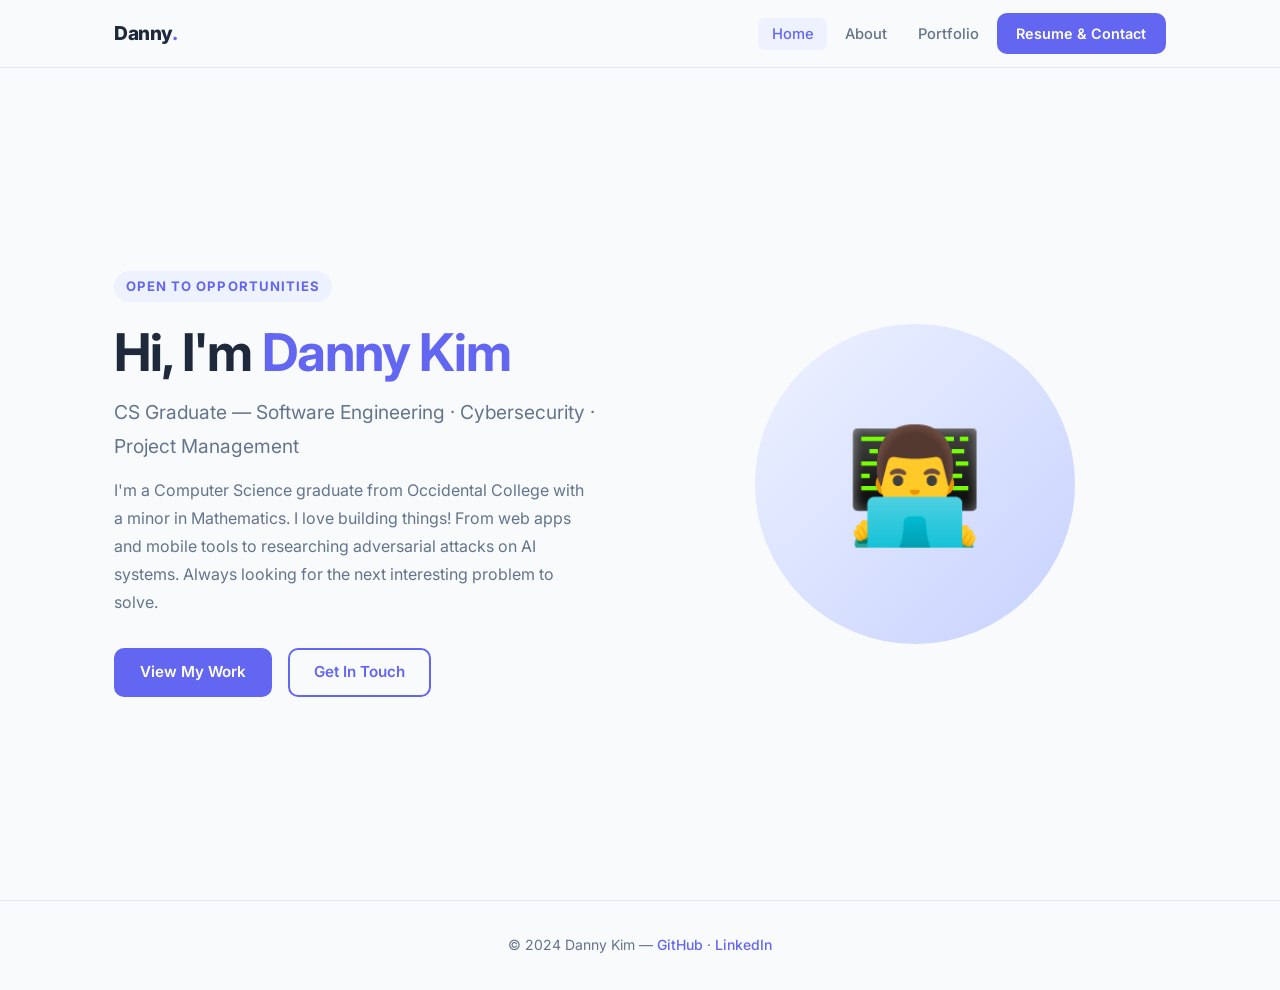
<file: index.html>
<!DOCTYPE html>
<html lang="en">
<head>
    <meta charset="UTF-8">
    <meta name="viewport" content="width=device-width, initial-scale=1.0">
    <meta name="description" content="Danny Kim — CS Graduate interested in Software Engineering, Cybersecurity, and Project Management.">
    <title>Danny Kim</title>
    <link rel="stylesheet" href="style.css">
    <link rel="preconnect" href="https://fonts.googleapis.com">
    <link rel="preconnect" href="https://fonts.gstatic.com" crossorigin>
    <link href="https://fonts.googleapis.com/css2?family=Inter:wght@400;500;600;700;800&display=swap" rel="stylesheet">
</head>
<body>

    <!-- NAVBAR -->
    <nav class="navbar" id="navbar">
        <div class="container navbar__container">
            <a href="index.html" class="navbar__logo">Danny<span>.</span></a>
            <div class="navbar__toggle" id="mobile-menu" aria-label="Toggle menu">
                <span class="bar"></span>
                <span class="bar"></span>
                <span class="bar"></span>
            </div>
            <ul class="navbar__menu" id="navbar-menu">
                <li><a href="index.html" class="navbar__links active">Home</a></li>
                <li><a href="about.html" class="navbar__links">About</a></li>
                <li><a href="portfolio.html" class="navbar__links">Portfolio</a></li>
                <li class="navbar__btn"><a href="resume_contact.html" class="btn btn-primary">Resume & Contact</a></li>
            </ul>
        </div>
    </nav>

    <!-- HERO -->
    <section class="hero">
        <div class="container">
            <div class="hero__grid">
                <div class="hero__content">
                    <span class="hero__eyebrow">Open to opportunities</span>
                    <h1 class="hero__name">Hi, I'm <span class="text-accent">Danny Kim</span></h1>
                    <p class="hero__tagline">CS Graduate &mdash; Software Engineering &middot; Cybersecurity &middot; Project Management</p>
                    <p class="hero__bio">
                        I'm a Computer Science graduate from Occidental College with a minor in Mathematics.
                        I love building things! From web apps and mobile tools to researching adversarial attacks on AI systems.
                        Always looking for the next interesting problem to solve.
                    </p>
                    <div class="hero__cta">
                        <a href="portfolio.html" class="btn btn-primary">View My Work</a>
                        <a href="resume_contact.html" class="btn btn-outline">Get In Touch</a>
                    </div>
                </div>
                <div class="hero__img-wrap">
                    <div class="hero__avatar-placeholder">&#x1F468;&#x200D;&#x1F4BB;</div>
                </div>
            </div>
        </div>
    </section>

    <!-- FOOTER -->
    <footer class="footer">
        <div class="container">
            <p>&copy; 2024 Danny Kim &mdash; <a href="https://github.com/dk646B" target="_blank">GitHub</a> &middot; <a href="https://www.linkedin.com/in/danny-kim-05b76b276/" target="_blank">LinkedIn</a></p>
        </div>
    </footer>

    <script src="app.js"></script>
</body>
</html>
</file>
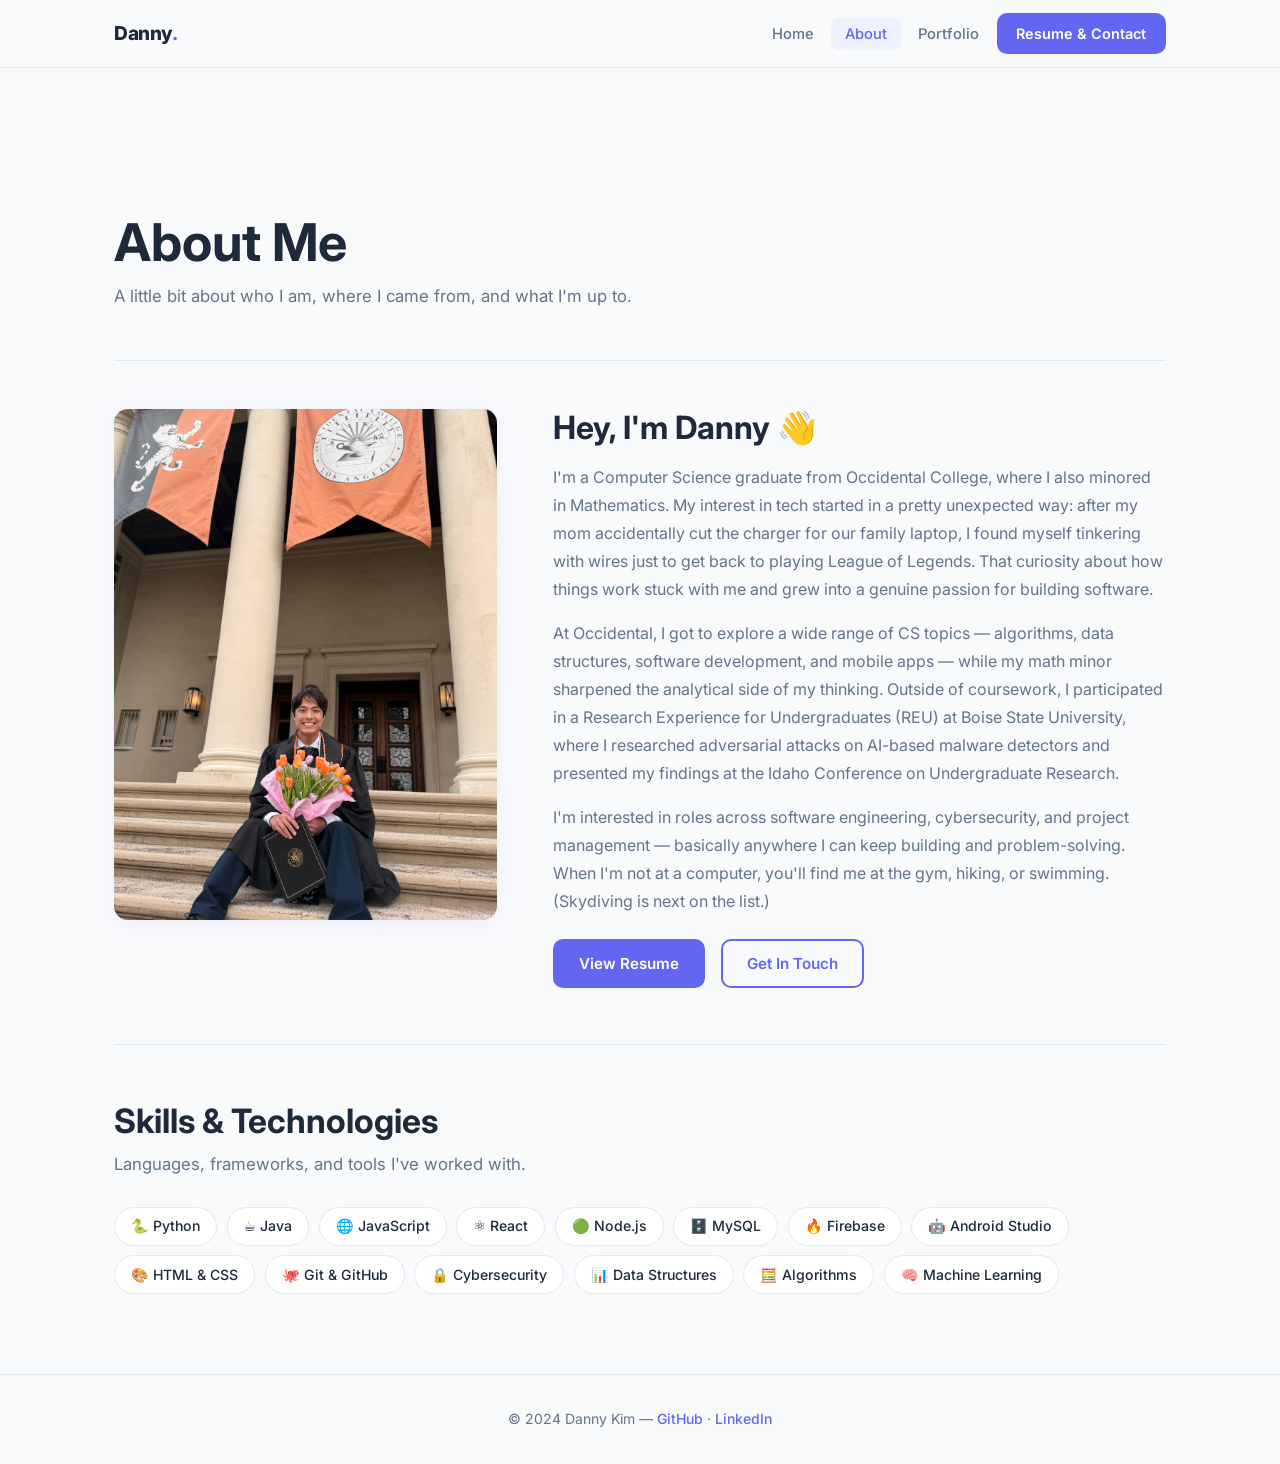
<file: about.html>
<!DOCTYPE html>
<html lang="en">
<head>
    <meta charset="UTF-8">
    <meta name="viewport" content="width=device-width, initial-scale=1.0">
    <meta name="description" content="About Danny Kim — CS graduate, problem-solver, and aspiring software engineer.">
    <title>About — Danny Kim</title>
    <link rel="stylesheet" href="style.css">
    <link rel="preconnect" href="https://fonts.googleapis.com">
    <link rel="preconnect" href="https://fonts.gstatic.com" crossorigin>
    <link href="https://fonts.googleapis.com/css2?family=Inter:wght@400;500;600;700;800&display=swap" rel="stylesheet">
</head>
<body>

    <!-- NAVBAR -->
    <nav class="navbar" id="navbar">
        <div class="container navbar__container">
            <a href="index.html" class="navbar__logo">Danny<span>.</span></a>
            <div class="navbar__toggle" id="mobile-menu" aria-label="Toggle menu">
                <span class="bar"></span>
                <span class="bar"></span>
                <span class="bar"></span>
            </div>
            <ul class="navbar__menu" id="navbar-menu">
                <li><a href="index.html" class="navbar__links">Home</a></li>
                <li><a href="about.html" class="navbar__links active">About</a></li>
                <li><a href="portfolio.html" class="navbar__links">Portfolio</a></li>
                <li class="navbar__btn"><a href="resume_contact.html" class="btn btn-primary">Resume & Contact</a></li>
            </ul>
        </div>
    </nav>

    <!-- MAIN CONTENT -->
    <main>
        <section class="section">
            <div class="container">

                <!-- Page header -->
                <div class="page-hero">
                    <h1>About Me</h1>
                    <p>A little bit about who I am, where I came from, and what I'm up to.</p>
                </div>

                <!-- Bio + Photo -->
                <div class="about__grid">
                    <div>
                        <img
                            src="images/graduation_photo.jpeg"
                            alt="Danny Kim"
                            class="about__photo"
                        >
                    </div>
                    <div class="about__text">
                        <h2>Hey, I'm Danny 👋</h2>
                        <p>
                            I'm a Computer Science graduate from Occidental College, where I also minored in Mathematics.
                            My interest in tech started in a pretty unexpected way: after my mom accidentally cut the charger
                            for our family laptop, I found myself tinkering with wires just to get back to playing League of
                            Legends. That curiosity about how things work stuck with me and grew into a genuine passion for
                            building software.
                        </p>
                        <p>
                            At Occidental, I got to explore a wide range of CS topics — algorithms, data structures, software
                            development, and mobile apps — while my math minor sharpened the analytical side of my thinking.
                            Outside of coursework, I participated in a Research Experience for Undergraduates (REU) at
                            Boise State University, where I researched adversarial attacks on AI-based malware detectors and
                            presented my findings at the Idaho Conference on Undergraduate Research.
                        </p>
                        <p>
                            I'm interested in roles across software engineering, cybersecurity, and project management —
                            basically anywhere I can keep building and problem-solving. When I'm not at a computer, you'll
                            find me at the gym, hiking, or swimming. (Skydiving is next on the list.)
                        </p>
                        <div style="margin-top: 1.5rem;">
                            <a href="resume_contact.html" class="btn btn-primary" style="margin-right: 0.75rem;">View Resume</a>
                            <a href="resume_contact.html" class="btn btn-outline">Get In Touch</a>
                        </div>
                    </div>
                </div>

                <!-- Skills Section -->
                <div class="skills-section">
                    <h2 class="section-title">Skills &amp; Technologies</h2>
                    <p class="section-subtitle">Languages, frameworks, and tools I've worked with.</p>
                    <div class="skills__grid">
                        <span class="skill-tag">🐍 Python</span>
                        <span class="skill-tag">☕ Java</span>
                        <span class="skill-tag">🌐 JavaScript</span>
                        <span class="skill-tag">⚛️ React</span>
                        <span class="skill-tag">🟢 Node.js</span>
                        <span class="skill-tag">🗄️ MySQL</span>
                        <span class="skill-tag">🔥 Firebase</span>
                        <span class="skill-tag">🤖 Android Studio</span>
                        <span class="skill-tag">🎨 HTML &amp; CSS</span>
                        <span class="skill-tag">🐙 Git &amp; GitHub</span>
                        <span class="skill-tag">🔒 Cybersecurity</span>
                        <span class="skill-tag">📊 Data Structures</span>
                        <span class="skill-tag">🧮 Algorithms</span>
                        <span class="skill-tag">🧠 Machine Learning</span>
                    </div>
                </div>

            </div>
        </section>
    </main>

    <!-- FOOTER -->
    <footer class="footer">
        <div class="container">
            <p>&copy; 2024 Danny Kim &mdash; <a href="https://github.com/dk646B" target="_blank">GitHub</a> &middot; <a href="https://www.linkedin.com/in/danny-kim-05b76b276/" target="_blank">LinkedIn</a></p>
        </div>
    </footer>

    <script src="app.js"></script>
</body>
</html>
</file>
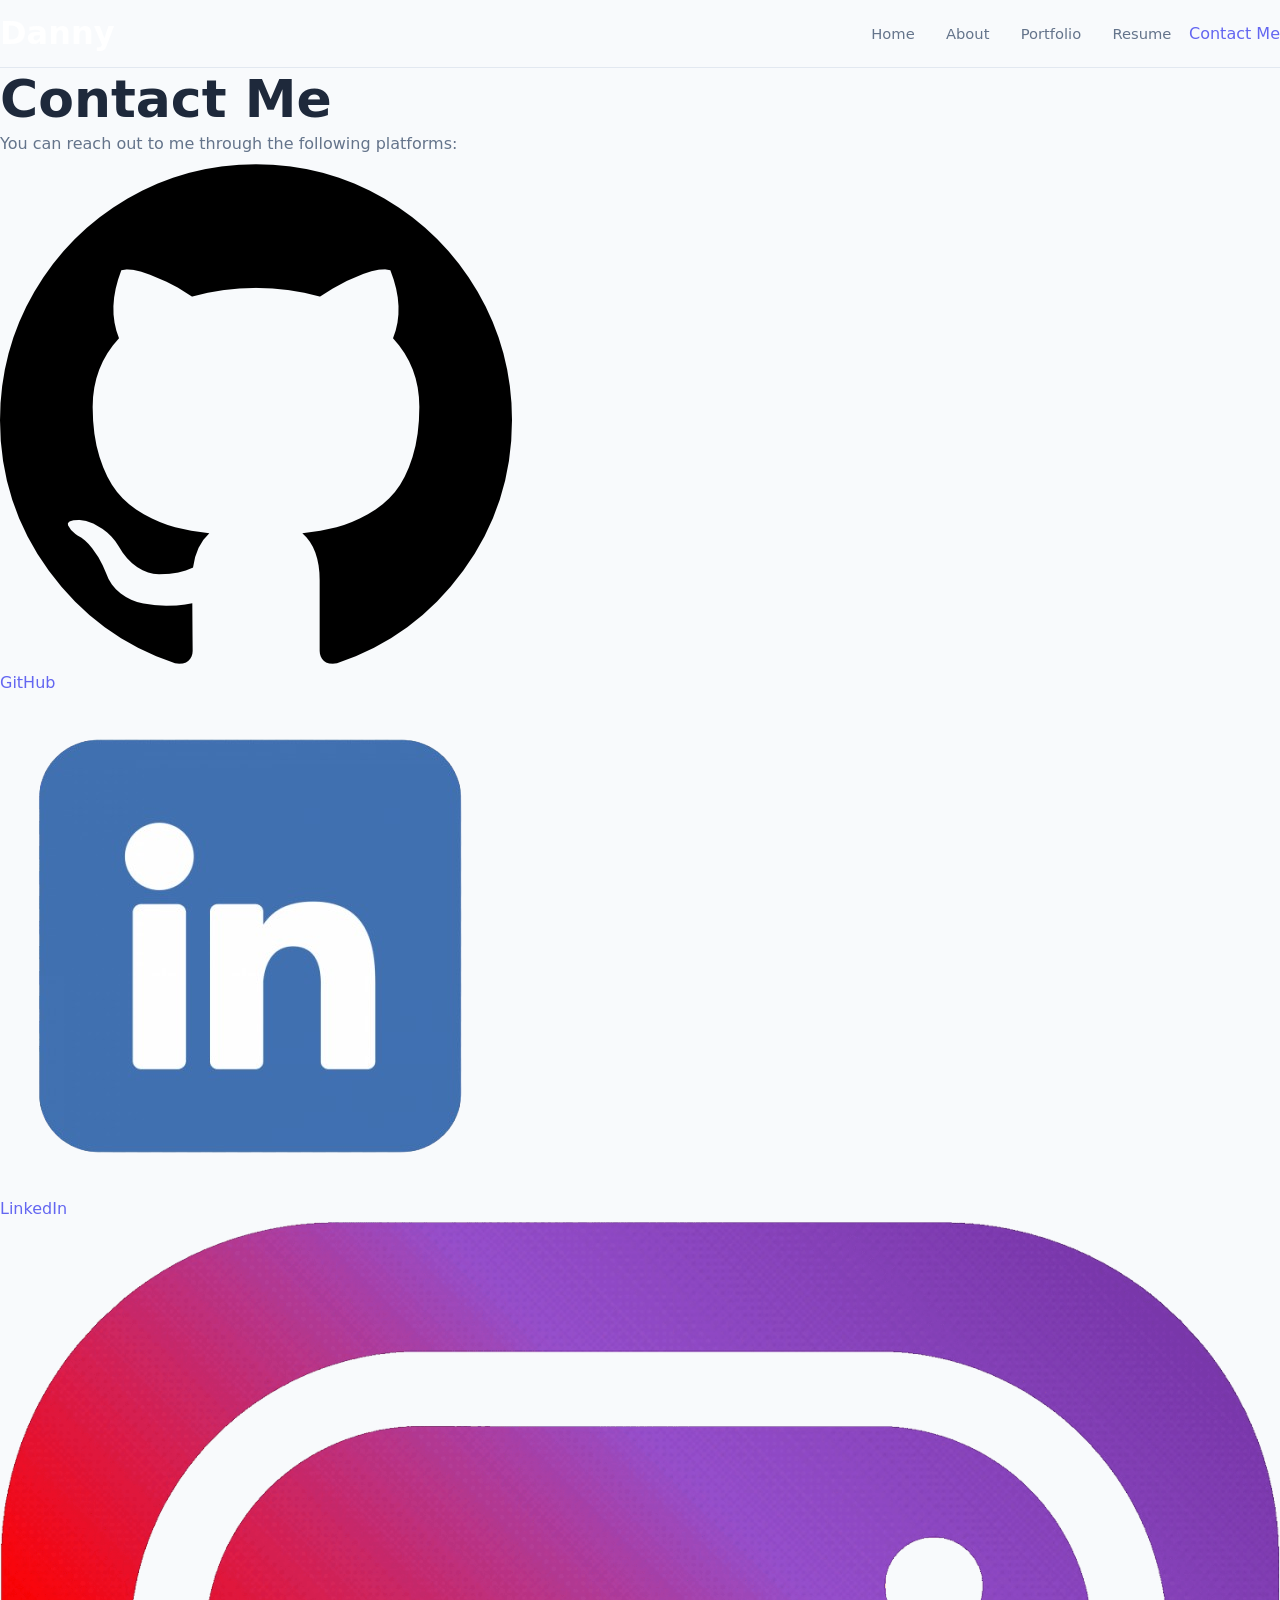
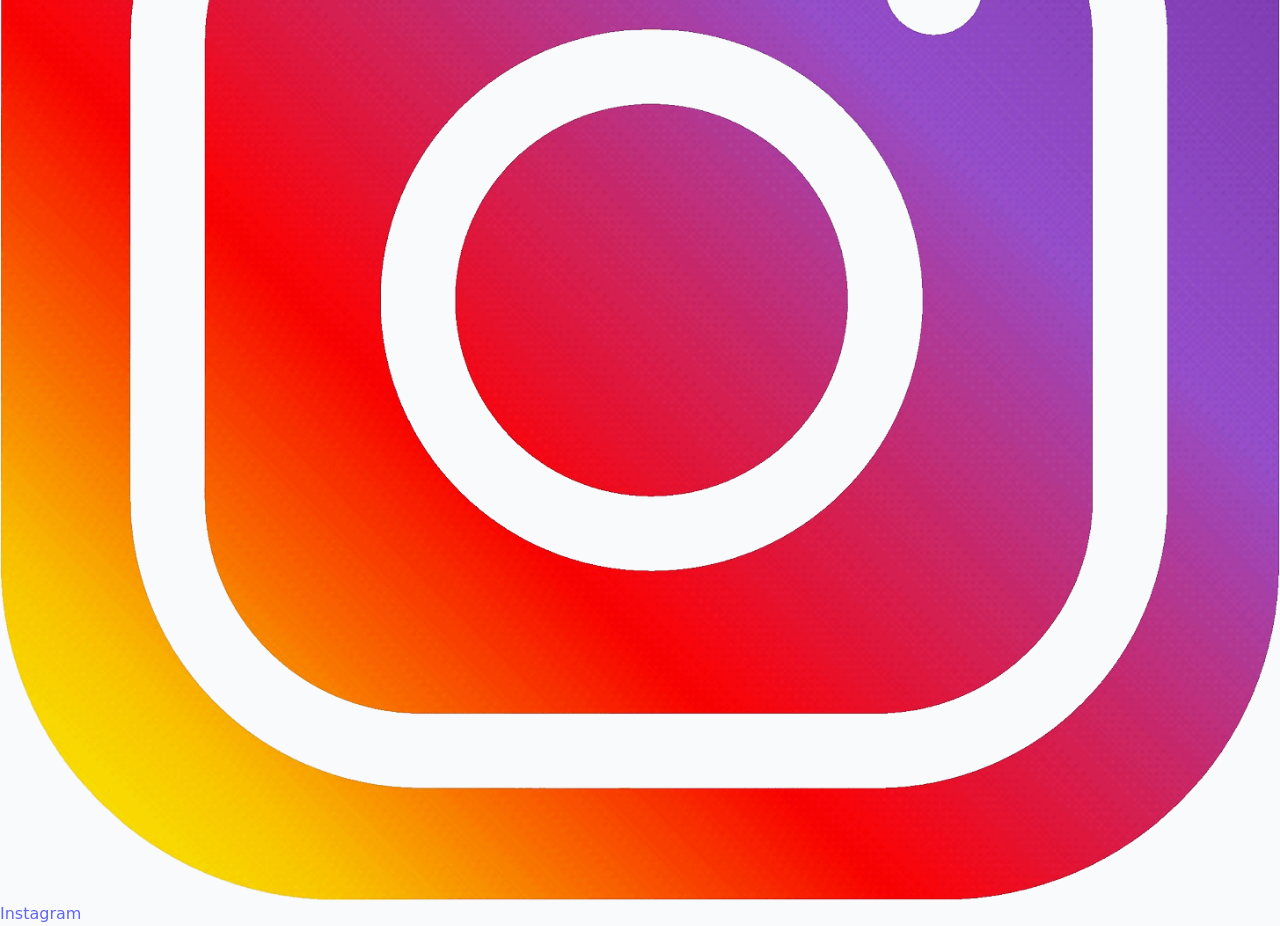
<file: contact.html>
<!DOCTYPE html>
<html lang="en">
<head>
    <meta charset="UTF-8">
    <meta name="viewport" content="width=device-width, initial-scale=1.0">
    <title>Contact Me</title>
    <link rel="stylesheet" href="style.css">
    <link rel="preconnect" href="https://fonts.googleapis.com">
    <link rel="preconnect" href="https://fonts.gstatic.com" crossorigin>
    <link href="https://fonts.googleapis.com/css2?family=Oswald:wght@200..700&display=swap" rel="stylesheet">
</head>
<body>
    <!-- Navbar -->
    <nav class="navbar">
        <div class="navbar__container">
            <h2 style="color: white;">Danny</h2>
            <div class="navbar__toggle" id="mobile-menu">
                <span class="bar"></span>
                <span class="bar"></span>
                <span class="bar"></span>
            </div>
            <ul class="navbar__menu">
                <li class="navbar__item"><a href="index.html" class="navbar__links">Home</a></li>
                <li class="navbar__item"><a href="about.html" class="navbar__links">About</a></li>
                <li class="navbar__item"><a href="portfolio.html" class="navbar__links">Portfolio</a></li>
                <li class="navbar__item"><a href="resume.html" class="navbar__links">Resume</a></li>
                <li class="navbar__btn"><a href="contact.html" class="button">Contact Me</a></li>
            </ul>
        </div>
    </nav>

    <!-- Contact Form -->
    <div class="contact__container">
        <h1>Contact Me</h1>
        <div><p>You can reach out to me through the following platforms:</p></div>
        
        <ul class="contact__links">
            <li><a href="https://github.com/FlyingTurkeySandwitch" target="_blank">
                <img src="images\github logo.png" alt="Error" id="logo" >
                GitHub</a></li>
            <li><a href="https://www.linkedin.com/in/danny-kim-05b76b276/" target="_blank">
                <img src="images\linkedin logo.png" alt="Error" id="logo" >
                LinkedIn</a></li>
            <li><a href="https://www.instagram.com/kim.danny_" target="_blank">
                <img src="images\instagram logo.png" alt="Error" id="logo" >
                Instagram</a></li>
        </ul>

</body>
</html>
</file>
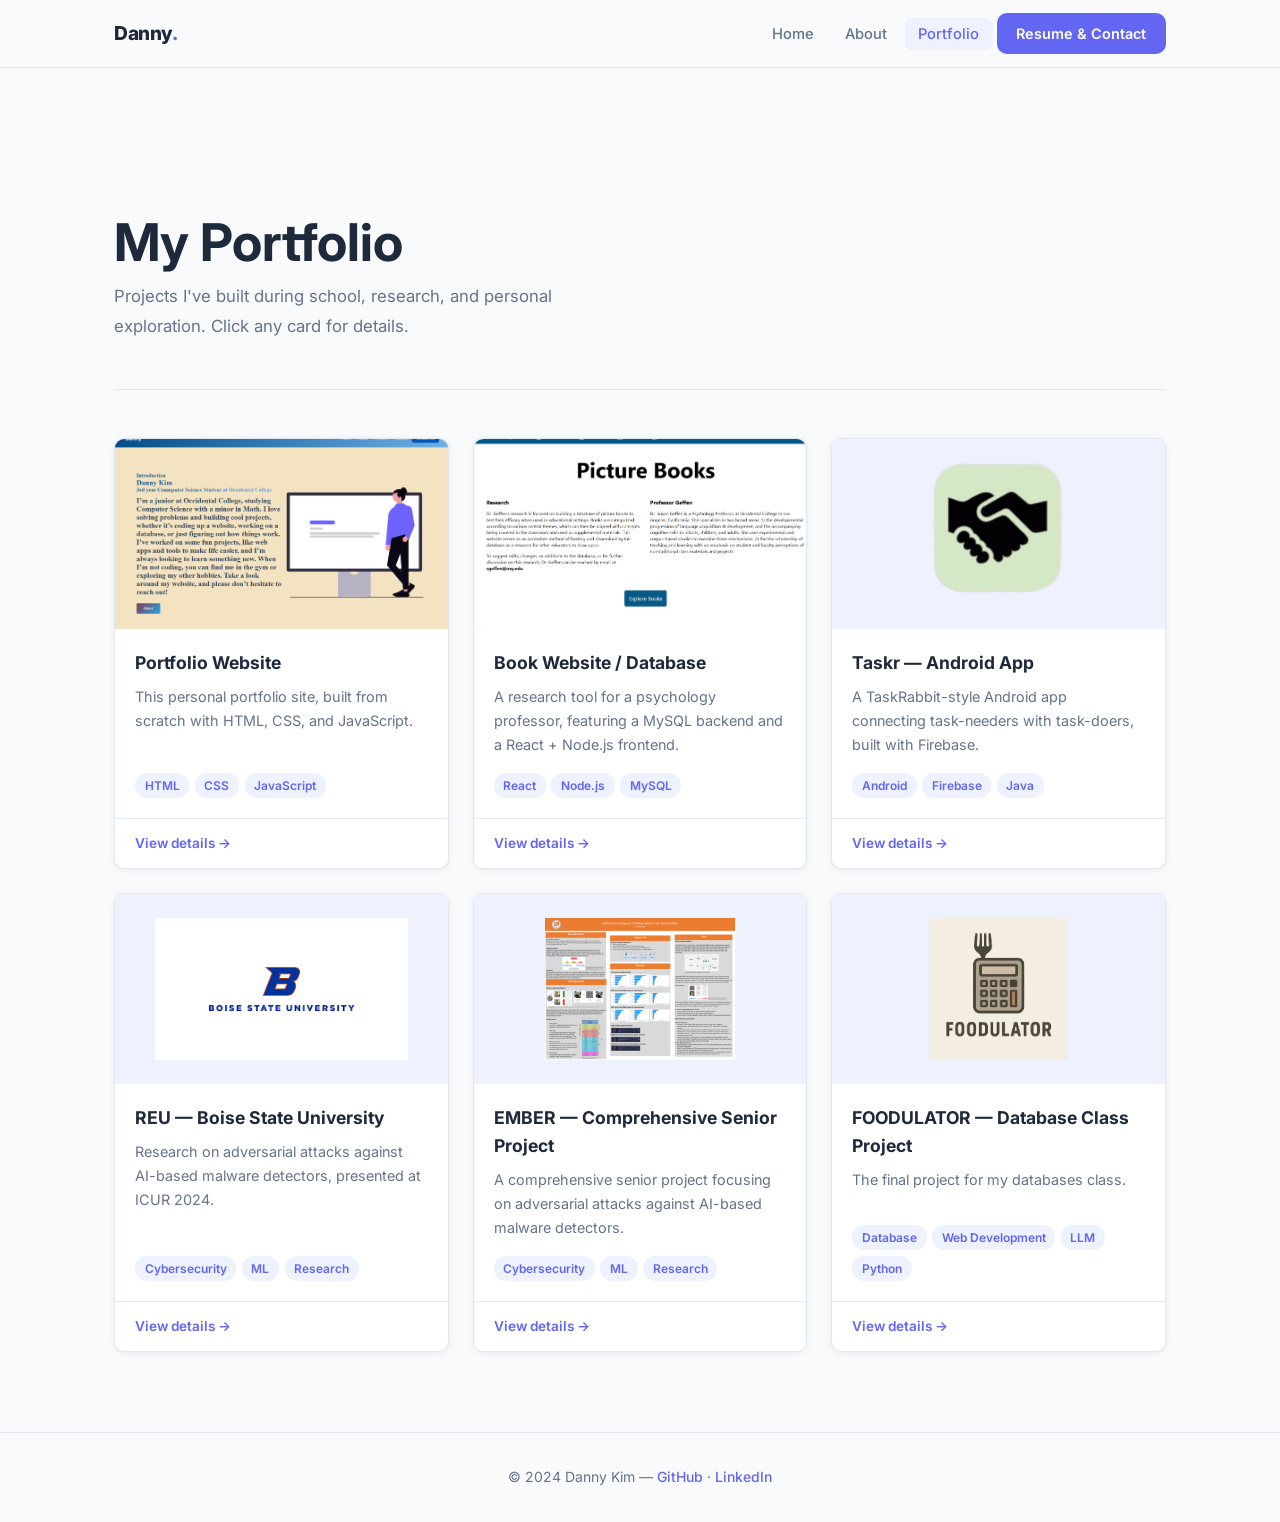
<file: portfolio.html>
<!DOCTYPE html>
<html lang="en">
<head>
    <meta charset="UTF-8">
    <meta name="viewport" content="width=device-width, initial-scale=1.0">
    <meta name="description" content="Danny Kim's project portfolio — web apps, mobile apps, and research.">
    <title>Portfolio — Danny Kim</title>
    <link rel="stylesheet" href="style.css">
    <link rel="preconnect" href="https://fonts.googleapis.com">
    <link rel="preconnect" href="https://fonts.gstatic.com" crossorigin>
    <link href="https://fonts.googleapis.com/css2?family=Inter:wght@400;500;600;700;800&display=swap" rel="stylesheet">
</head>
<body>

    <!-- NAVBAR -->
    <nav class="navbar" id="navbar">
        <div class="container navbar__container">
            <a href="index.html" class="navbar__logo">Danny<span>.</span></a>
            <div class="navbar__toggle" id="mobile-menu" aria-label="Toggle menu">
                <span class="bar"></span>
                <span class="bar"></span>
                <span class="bar"></span>
            </div>
            <ul class="navbar__menu" id="navbar-menu">
                <li><a href="index.html" class="navbar__links">Home</a></li>
                <li><a href="about.html" class="navbar__links">About</a></li>
                <li><a href="portfolio.html" class="navbar__links active">Portfolio</a></li>
                <li class="navbar__btn"><a href="resume_contact.html" class="btn btn-primary">Resume & Contact</a></li>
            </ul>
        </div>
    </nav>

    <!-- MAIN -->
    <main>
        <section class="section">
            <div class="container">

                <div class="page-hero">
                    <h1>My Portfolio</h1>
                    <p>Projects I've built during school, research, and personal exploration. Click any card for details.</p>
                </div>

                <!-- PROJECT CARDS GRID -->
                <div class="portfolio__grid">

                    <!-- Card 1: Portfolio Website -->
                    <div class="project-card" data-modal="modal-website">
                        <div class="project-card__thumb">
                            <img src="images/website pic.png" alt="Portfolio Website screenshot">
                        </div>
                        <div class="project-card__body">
                            <div class="project-card__title">Portfolio Website</div>
                            <p class="project-card__desc">This personal portfolio site, built from scratch with HTML, CSS, and JavaScript.</p>
                            <div class="project-card__tags">
                                <span class="project-card__tag">HTML</span>
                                <span class="project-card__tag">CSS</span>
                                <span class="project-card__tag">JavaScript</span>
                            </div>
                        </div>
                        <div class="project-card__footer">
                            <span class="project-card__open">View details →</span>
                        </div>
                    </div>

                    <!-- Card 2: Book Website/Database -->
                    <div class="project-card" data-modal="modal-book">
                        <div class="project-card__thumb">
                            <img src="images/bookwebsite pic.png" alt="Book Website screenshot">
                        </div>
                        <div class="project-card__body">
                            <div class="project-card__title">Book Website / Database</div>
                            <p class="project-card__desc">A research tool for a psychology professor, featuring a MySQL backend and a React + Node.js frontend.</p>
                            <div class="project-card__tags">
                                <span class="project-card__tag">React</span>
                                <span class="project-card__tag">Node.js</span>
                                <span class="project-card__tag">MySQL</span>
                            </div>
                        </div>
                        <div class="project-card__footer">
                            <span class="project-card__open">View details →</span>
                        </div>
                    </div>

                    <!-- Card 3: Taskr App -->
                    <div class="project-card" data-modal="modal-taskr">
                        <div class="project-card__thumb">
                            <img src="images/taskr logo.png" alt="Taskr App logo" style="object-fit: contain; padding: 1.5rem; background: #eef2ff;">
                        </div>
                        <div class="project-card__body">
                            <div class="project-card__title">Taskr — Android App</div>
                            <p class="project-card__desc">A TaskRabbit-style Android app connecting task-needers with task-doers, built with Firebase.</p>
                            <div class="project-card__tags">
                                <span class="project-card__tag">Android</span>
                                <span class="project-card__tag">Firebase</span>
                                <span class="project-card__tag">Java</span>
                            </div>
                        </div>
                        <div class="project-card__footer">
                            <span class="project-card__open">View details →</span>
                        </div>
                    </div>

                    <!-- Card 4: REU Research -->
                    <div class="project-card" data-modal="modal-reu">
                        <div class="project-card__thumb">
                            <img src="images/bsuLogo.png" alt="Boise State University logo" style="object-fit: contain; padding: 1.5rem; background: #eef2ff;">
                        </div>
                        <div class="project-card__body">
                            <div class="project-card__title">REU — Boise State University</div>
                            <p class="project-card__desc">Research on adversarial attacks against AI-based malware detectors, presented at ICUR 2024.</p>
                            <div class="project-card__tags">
                                <span class="project-card__tag">Cybersecurity</span>
                                <span class="project-card__tag">ML</span>
                                <span class="project-card__tag">Research</span>
                            </div>
                        </div>
                        <div class="project-card__footer">
                            <span class="project-card__open">View details →</span>
                        </div>
                    </div>

                    <!-- Card 5: Ember -->
                    <div class="project-card" data-modal="modal-ember">
                        <div class="project-card__thumb">
                            <img src="images/comps poster-1.png" alt="Picture of presentation poster" style="object-fit: contain; padding: 1.5rem; background: #eef2ff;">
                        </div>
                        <div class="project-card__body">
                            <div class="project-card__title">EMBER — Comprehensive Senior Project</div>
                            <p class="project-card__desc">A comprehensive senior project focusing on adversarial attacks against AI-based malware detectors.</p>
                            <div class="project-card__tags">
                                <span class="project-card__tag">Cybersecurity</span>
                                <span class="project-card__tag">ML</span>
                                <span class="project-card__tag">Research</span>
                            </div>
                        </div>
                        <div class="project-card__footer">
                            <span class="project-card__open">View details →</span>
                        </div>
                    </div>

                     <!-- Card 6: foodulator -->
                    <div class="project-card" data-modal="modal-foodulator">
                        <div class="project-card__thumb">
                            <img src="images/foodulator.png" alt="FOODULATOR logo" style="object-fit: contain; padding: 1.5rem; background: #eef2ff;">
                        </div>
                        <div class="project-card__body">
                            <div class="project-card__title">FOODULATOR — Database Class Project</div>
                            <p class="project-card__desc">The final project for my databases class.</p>
                            <div class="project-card__tags">
                                <span class="project-card__tag">Database</span>
                                <span class="project-card__tag">Web Development</span>
                                <span class="project-card__tag">LLM </span>
                                <span class="project-card__tag">Python</span>
                            </div>
                        </div>
                        <div class="project-card__footer">
                            <span class="project-card__open">View details →</span>
                        </div>
                    </div>

                </div>
            </div>
        </section>
    </main>

    <!-- FOOTER -->
    <footer class="footer">
        <div class="container">
            <p>&copy; 2024 Danny Kim &mdash; <a href="https://github.com/dk646B" target="_blank">GitHub</a> &middot; <a href="https://www.linkedin.com/in/danny-kim-05b76b276/" target="_blank">LinkedIn</a></p>
        </div>
    </footer>

    <!-- ===================== MODALS ===================== -->

    <!-- Modal: Portfolio Website -->
    <div class="modal-overlay" id="modal-website" role="dialog" aria-modal="true" aria-labelledby="modal-website-title">
        <div class="modal">
            <div class="modal__header">
                <h2 class="modal__title" id="modal-website-title">Portfolio Website</h2>
                <button class="modal__close" aria-label="Close">&times;</button>
            </div>
            <div class="modal__img">
                <img src="images/website pic.png" alt="Portfolio Website screenshot">
            </div>
            <div class="modal__body">
                <div class="modal__tags">
                    <span class="project-card__tag">HTML</span>
                    <span class="project-card__tag">CSS</span>
                    <span class="project-card__tag">JavaScript</span>
                </div>
                <p>
                    I built this portfolio website over winter break as a way to explore web development and practice UI design.
                    My goal was to create something both functional and visually clean using vanilla HTML, CSS, and JavaScript —
                    no frameworks, just fundamentals.
                </p>
                <p>
                    The site features a responsive navbar with a mobile hamburger menu, a hero section, a project portfolio
                    with modal popups, a resume embed, and a contact page. It's hosted on GitHub Pages.
                </p>
            </div>
            <div class="modal__links">
                <a href="https://github.com/dk646B/FlyingTurkeySandwitch.github.io" target="_blank" class="btn btn-primary">GitHub</a>
            </div>
        </div>
    </div>

    <!-- Modal: Book Website -->
    <div class="modal-overlay" id="modal-book" role="dialog" aria-modal="true" aria-labelledby="modal-book-title">
        <div class="modal">
            <div class="modal__header">
                <h2 class="modal__title" id="modal-book-title">Book Website / Database</h2>
                <button class="modal__close" aria-label="Close">&times;</button>
            </div>
            <div class="modal__img">
                <img src="images/bookwebsite pic.png" alt="Book Website screenshot">
            </div>
            <div class="modal__body">
                <div class="modal__tags">
                    <span class="project-card__tag">React</span>
                    <span class="project-card__tag">Node.js</span>
                    <span class="project-card__tag">MySQL</span>
                    <span class="project-card__tag">Team Project</span>
                </div>
                <p>
                    In my CS Practicum class, I worked in a team of 3 to develop a web application for a psychology professor
                    to support their research. The project involved designing and building a MySQL database to store and manage
                    research data, with a React + Node.js frontend for a responsive, user-friendly interface.
                </p>
                <p>
                    It was a great experience collaborating as a team and delivering a functional tool for real academic use.
                    The project concluded with a final presentation to the department.
                </p>
            </div>
            <div class="modal__links">
                <a href="https://github.com/BiggestZ/ZMD_SWE_Geffen" target="_blank" class="btn btn-primary">GitHub</a>
                <a href="pdf/Practicuum - Final Presentation.pdf" target="_blank" class="btn btn-outline">Download Presentation</a>
            </div>
        </div>
    </div>

    <!-- Modal: Taskr -->
    <div class="modal-overlay" id="modal-taskr" role="dialog" aria-modal="true" aria-labelledby="modal-taskr-title">
        <div class="modal">
            <div class="modal__header">
                <h2 class="modal__title" id="modal-taskr-title">Taskr — Android App</h2>
                <button class="modal__close" aria-label="Close">&times;</button>
            </div>
            <div class="modal__img" style="background: #eef2ff; display: flex; align-items: center; justify-content: center; height: 160px;">
                <img src="images/taskr logo.png" alt="Taskr logo" style="object-fit: contain; max-height: 120px; width: auto;">
            </div>
            <div class="modal__body">
                <div class="modal__tags">
                    <span class="project-card__tag">Android Studio</span>
                    <span class="project-card__tag">Firebase</span>
                    <span class="project-card__tag">Java</span>
                    <span class="project-card__tag">Team Project</span>
                </div>
                <p>
                    In my Mobile Apps class, I collaborated with two classmates to build Taskr — an Android app functionally
                    similar to TaskRabbit. The app connects users who need help with everyday tasks to people willing to complete them.
                </p>
                <p>
                    We used Firebase as the backend for real-time data updates and reliable storage, and developed the app in
                    Android Studio. The project was a great introduction to mobile development and real-time database design.
                </p>
            </div>
            <div class="modal__links">
                <a href="https://github.com/dk646B/Taskr" target="_blank" class="btn btn-primary">GitHub</a>
                <a href="pdf/App Prototype Presentation.pdf" target="_blank" class="btn btn-outline">Download Presentation</a>
            </div>
        </div>
    </div>

    <!-- Modal: REU -->
    <div class="modal-overlay" id="modal-reu" role="dialog" aria-modal="true" aria-labelledby="modal-reu-title">
        <div class="modal">
            <div class="modal__header">
                <h2 class="modal__title" id="modal-reu-title">REU — Boise State University</h2>
                <button class="modal__close" aria-label="Close">&times;</button>
            </div>
            <div class="modal__img">
                <img src="images/REUPicture.jpg" alt="Danny presenting at ICUR 2024">
            </div>
            <div class="modal__body">
                <div class="modal__tags">
                    <span class="project-card__tag">Cybersecurity</span>
                    <span class="project-card__tag">Machine Learning</span>
                    <span class="project-card__tag">Research</span>
                    <span class="project-card__tag">Python</span>
                </div>
                <p>
                    Over the summer, I participated in the Cloud Computing and Privacy REU at Boise State University. My research
                    focused on adversarial attacks against intelligent malware detectors — specifically, how these AI systems can be
                    manipulated and how they might be improved to withstand such attacks.
                </p>
                <p>
                    The program concluded with a presentation at the Idaho Conference on Undergraduate Research (ICUR 2024), where
                    I shared our findings with undergraduate researchers from across the country. The photo above is from that presentation!
                </p>
            </div>
            <div class="modal__links">
                <a href="https://scholarworks.boisestate.edu/icur/2024/poster_session/79/" target="_blank" class="btn btn-primary">Conference Page</a>
            </div>
        </div>
    </div>

    <div class="modal-overlay" id="modal-ember" role="dialog" aria-modal="true" aria-labelledby="modal-ember-title">
        <div class="modal">
            <div class="modal__header">
                <h2 class="modal__title" id="modal-ember-title">EMBER — Comprehensive Senior Project</h2>
                <button class="modal__close" aria-label="Close">&times;</button>
            </div>
            <div class="modal__img">
                <img src="images/comps poster-1.png" alt="Comps Poster">
            </div>
            <div class="modal__body">
                <div class="modal__tags">
                    <span class="project-card__tag">Cybersecurity</span>
                    <span class="project-card__tag">Machine Learning</span>
                    <span class="project-card__tag">Research</span>
                    <span class="project-card__tag">Python</span>
                </div>
                <p>
                    For my senior thesis at Occidental College, I explored how explainability techniques can reveal 
                    vulnerabilities in machine learning-based malware detectors. Using SHAP (SHapley Additive 
                    exPlanations), I analyzed how functionality-preserving perturbations, specifically section 
                    injection and padding, shift feature attributions in the EMBER LightGBM malware classifier. 
                    By comparing SHAP values before and after adversarial modifications, I identified which PE 
                    structural features drive malicious classification and demonstrated that even simple, low-cost 
                    perturbations can meaningfully increase evasion rates against commercial antivirus engines.
                </p>
                <p>
                    The project culminated in a presentation at Occidental's comprehensive senior project symposium,
                    where I shared my findings with faculty and peers.
            </div>
            <div class="modal__links">
                <a href="https://github.com/dk646B/emberDetector" target="_blank" class="btn btn-primary">Github</a>
                <a href="pdf/comps poster.pdf" target="_blank" class="btn btn-outline">View Poster</a>
                <a href="pdf/comps_Paper.pdf" target="_blank" class="btn btn-outline">View Paper</a>
            </div>
        </div>
    </div>

    <div class="modal-overlay" id="modal-foodulator" role="dialog" aria-modal="true" aria-labelledby="modal-foodulator-title">
        <div class="modal">
            <div class="modal__header">
                <h2 class="modal__title" id="modal-foodulator-title">FOODULATOR — database Project</h2>
                <button class="modal__close" aria-label="Close">&times;</button>
            </div>
            <div class="modal__img">
                <img src="images/foodulator.png" alt="FOODULATOR logo">
            </div>
            <div class="modal__body">
                <div class="modal__tags">
                    <span class="project-card__tag">Database</span>
                    <span class="project-card__tag">Web Development</span>
                    <span class="project-card__tag">LLM </span>
                    <span class="project-card__tag">Python</span>
                </div>
                <p>
                    For my databases course at Occidental College, I built Foodulator — a recipe recommender 
                    system designed to reduce food waste. The idea came from a recurring problem I noticed while 
                    cooking: ingredients go bad before you get a chance to use them. You enter the ingredients you 
                    have on hand, set a tolerance for how many missing ingredients you're willing to work around, 
                    and Foodulator queries a normalized SQLite database to surface matching recipes. The backend 
                    is structured in 3NF with a many-to-many recipe-ingredient relationship, and the GUI was built 
                    with PySide6. I also wrote a data cleaning pipeline using an LLM API to process raw recipe 
                    data from a 2M+ recipe Kaggle dataset.
                </p>
                <p>
                    This was my first project where I designed the databse and my first time utilizing LLM API!
            </div>
            <div class="modal__links">
                <a href="https://github.com/dk646B/Foodulator" target="_blank" class="btn btn-primary">Github</a>
                <a href="pdf/Foodulator Report.pdf" target="_blank" class="btn btn-outline">View Report</a>
                <a href="pdf/Foodulator.pdf" target="_blank" class="btn btn-outline">View Presentation</a>
            </div>
        </div>
    </div>

    <script src="app.js"></script>
</body>
</html>
</file>
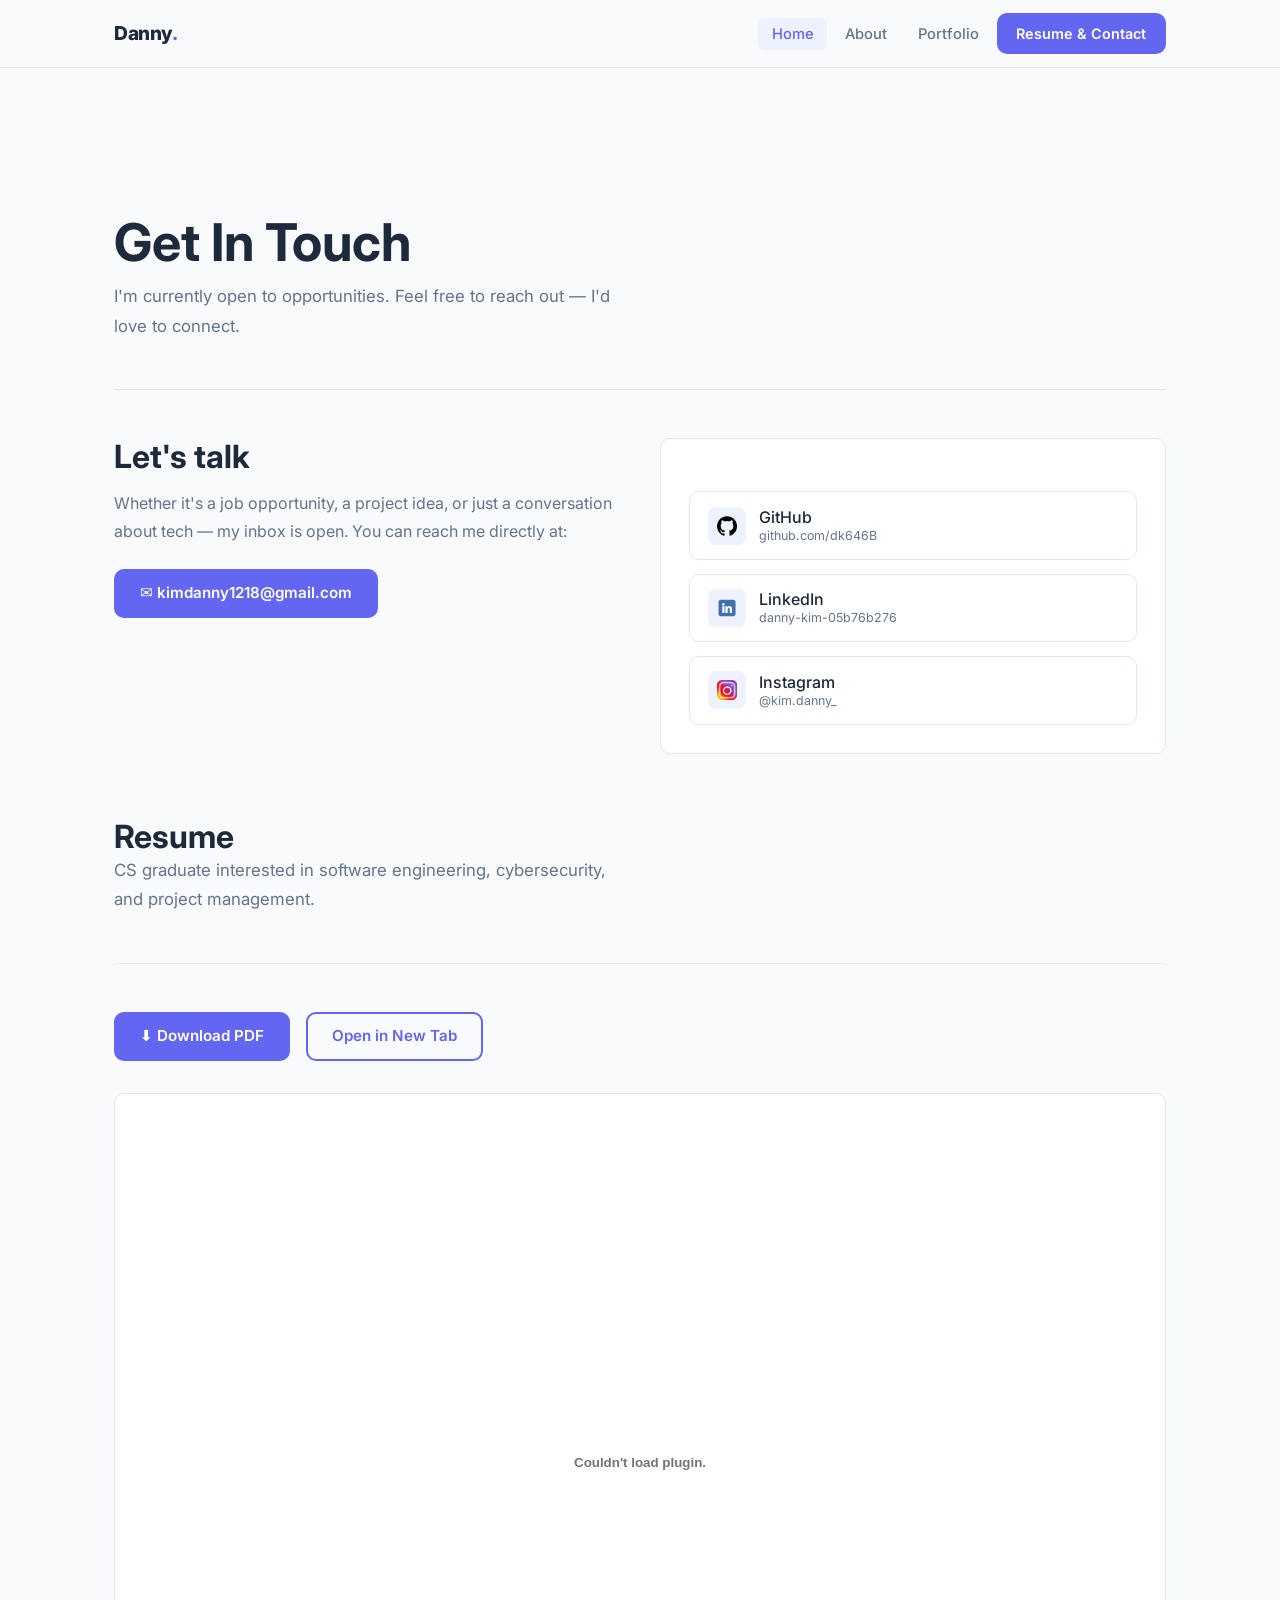
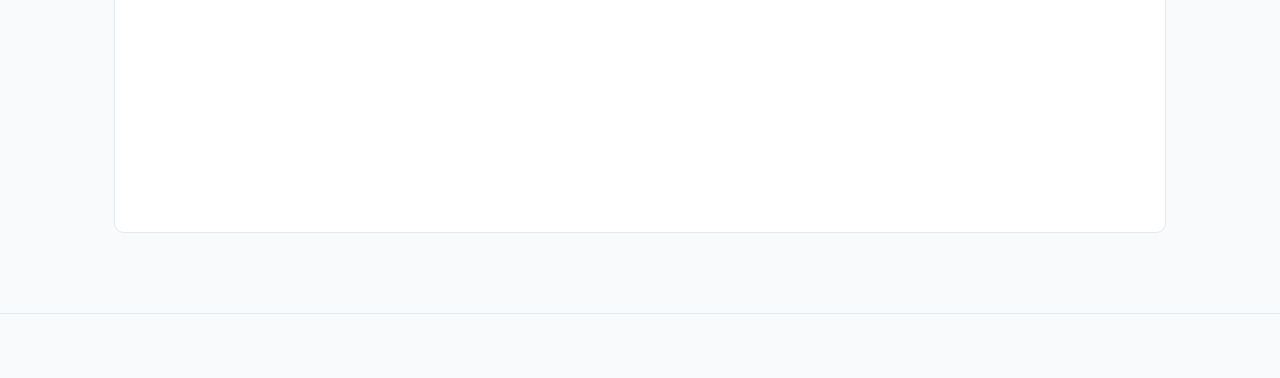
<file: resume_contact.html>
<!DOCTYPE html>
<html lang="en">
<head>
    <meta charset="UTF-8">
    <meta name="viewport" content="width=device-width, initial-scale=1.0">
    <meta name="description" content="Get in touch with Danny Kim — open to work and collaboration.">
    <title>Contact — Danny Kim</title>
    <link rel="stylesheet" href="style.css">
    <link rel="preconnect" href="https://fonts.googleapis.com">
    <link rel="preconnect" href="https://fonts.gstatic.com" crossorigin>
    <link href="https://fonts.googleapis.com/css2?family=Inter:wght@400;500;600;700;800&display=swap" rel="stylesheet">
</head>
<body>

    <!-- NAVBAR -->
    <nav class="navbar" id="navbar">
        <div class="container navbar__container">
            <a href="index.html" class="navbar__logo">Danny<span>.</span></a>
            <div class="navbar__toggle" id="mobile-menu" aria-label="Toggle menu">
                <span class="bar"></span>
                <span class="bar"></span>
                <span class="bar"></span>
            </div>
            <ul class="navbar__menu" id="navbar-menu">
                <li><a href="index.html" class="navbar__links active">Home</a></li>
                <li><a href="about.html" class="navbar__links">About</a></li>
                <li><a href="portfolio.html" class="navbar__links">Portfolio</a></li>
                <li class="navbar__btn"><a href="resume_contact.html" class="btn btn-primary">Resume & Contact</a></li>
            </ul>
        </div>
    </nav>

    <!-- MAIN -->
    <main>
        <section class="section">
            <div class="container">

                <div class="page-hero">
                    <h1>Get In Touch</h1>
                    <p>I'm currently open to opportunities. Feel free to reach out — I'd love to connect.</p>
                </div>

                <div class="contact__grid">

                    <!-- Left: intro + links -->
                    <div>
                        <div class="contact__intro">
                            <h2>Let's talk</h2>
                            <p>
                                Whether it's a job opportunity, a project idea, or just a conversation about tech —
                                my inbox is open. You can reach me directly at:
                            </p>
                            <a href="mailto:kimdanny1218@gmail.com" class="btn btn-primary" style="margin-bottom: 2rem;">
                                ✉ kimdanny1218@gmail.com
                            </a>
                        </div>

                        
                    </div>

                    <!-- Right: sidebar card -->
                    <div class="contact__sidebar">
                        <div class="contact__direct">
                            <a href="https://github.com/dk646B" target="_blank" class="contact__link-item">
                                <div class="contact__link-icon">
                                    <img src="images/github logo.png" alt="GitHub" style="width:20px;height:20px;object-fit:contain;">
                                </div>
                                <div class="contact__link-text">
                                    <span>GitHub</span>
                                    <span class="contact__link-label">github.com/dk646B</span>
                                </div>
                            </a>
                            <a href="https://www.linkedin.com/in/danny-kim-05b76b276/" target="_blank" class="contact__link-item">
                                <div class="contact__link-icon">
                                    <img src="images/linkedin logo.png" alt="LinkedIn" style="width:20px;height:20px;object-fit:contain;">
                                </div>
                                <div class="contact__link-text">
                                    <span>LinkedIn</span>
                                    <span class="contact__link-label">danny-kim-05b76b276</span>
                                </div>
                            </a>
                            <a href="https://www.instagram.com/kim.danny_" target="_blank" class="contact__link-item">
                                <div class="contact__link-icon">
                                    <img src="images/instagram logo.png" alt="Instagram" style="width:20px;height:20px;object-fit:contain;">
                                </div>
                                <div class="contact__link-text">
                                    <span>Instagram</span>
                                    <span class="contact__link-label">@kim.danny_</span>
                                </div>
                            </a>
                        </div>
                    
                    </div>

                
                    

                
            </div>
            <div class="page-hero">
                        <h2>Resume</h2>
                        <p>CS graduate interested in software engineering, cybersecurity, and project management.</p>
                    </div>

                    <div class="resume-actions">
                        <a href="pdf/CS Resume.pdf" download class="btn btn-primary">⬇ Download PDF</a>
                        <a href="pdf/CS Resume.pdf" target="_blank" class="btn btn-outline">Open in New Tab</a>
                    </div>

                    <div class="resume-embed-wrap">
                        <embed
                            src="pdf/CS Resume.pdf"
                            type="application/pdf"
                            title="Danny Kim Resume"
                        >
                        <!-- Mobile fallback -->
                        <div class="resume-mobile-note">
                            <p>PDF preview isn't supported on this device.</p>
                            <a href="pdf/CS Resume.pdf" download class="btn btn-primary">⬇ Download Resume</a>
                        </div>
                    </div>

                </div>
        </section>
    </main>

    <!-- FOOTER -->
    <footer class="footer">
        <!-- <div class="container">
            <p>&copy; 2024 Danny Kim &mdash; <a href="https://github.com/dk646B" target="_blank">GitHub</a> &middot; <a href="https://www.linkedin.com/in/danny-kim-05b76b276/" target="_blank">LinkedIn</a></p>
        </div> -->
    </footer>

    <script src="app.js"></script>
</body>
</html>
</file>
<file: style.css>
/* ============================================
   DESIGN SYSTEM — CSS VARIABLES
   ============================================ */
:root {
    --bg:           #F8FAFC;
    --surface:      #FFFFFF;
    --border:       #E2E8F0;
    --text-primary: #1E293B;
    --text-secondary: #64748B;
    --accent:       #6366F1;
    --accent-dark:  #4F46E5;
    --accent-light: #EEF2FF;
    --radius:       10px;
    --shadow:       0 4px 24px rgba(99,102,241,0.08);
    --shadow-sm:    0 1px 6px rgba(0,0,0,0.07);
    --nav-h:        68px;
    --transition:   0.22s ease;
    --font:         'Inter', 'Segoe UI', system-ui, sans-serif;
}

/* ============================================
   RESET & BASE
   ============================================ */
*, *::before, *::after {
    box-sizing: border-box;
    margin: 0;
    padding: 0;
}

html {
    scroll-behavior: smooth;
    font-size: 16px;
}

body {
    font-family: var(--font);
    background-color: var(--bg);
    color: var(--text-primary);
    line-height: 1.6;
    -webkit-font-smoothing: antialiased;
}

img {
    max-width: 100%;
    display: block;
}

a {
    color: var(--accent);
    text-decoration: none;
    transition: color var(--transition);
}

a:hover {
    color: var(--accent-dark);
}

/* ============================================
   TYPOGRAPHY
   ============================================ */
h1, h2, h3, h4 {
    line-height: 1.2;
    color: var(--text-primary);
    font-weight: 700;
}

h1 { font-size: clamp(2rem, 5vw, 3.25rem); }
h2 { font-size: clamp(1.5rem, 3vw, 2rem); }
h3 { font-size: 1.25rem; }

p {
    color: var(--text-secondary);
    font-size: 1rem;
    line-height: 1.75;
}

/* ============================================
   LAYOUT UTILITIES
   ============================================ */
.container {
    width: 100%;
    max-width: 1100px;
    margin: 0 auto;
    padding: 0 1.5rem;
}

.section {
    padding: 80px 0;
}

.section-title {
    font-size: clamp(1.6rem, 3vw, 2.1rem);
    font-weight: 700;
    margin-bottom: 0.5rem;
}

.section-subtitle {
    color: var(--text-secondary);
    margin-bottom: 2.5rem;
    font-size: 1.05rem;
}

.text-accent {
    color: var(--accent);
}

/* ============================================
   BUTTONS
   ============================================ */
.btn {
    display: inline-flex;
    align-items: center;
    gap: 0.4rem;
    padding: 0.65rem 1.5rem;
    border-radius: var(--radius);
    font-size: 0.95rem;
    font-weight: 600;
    cursor: pointer;
    transition: all var(--transition);
    border: 2px solid transparent;
    text-decoration: none;
}

.btn-primary {
    background: var(--accent);
    color: #fff;
    border-color: var(--accent);
}

.btn-primary:hover {
    background: var(--accent-dark);
    border-color: var(--accent-dark);
    color: #fff;
    transform: translateY(-1px);
    box-shadow: 0 6px 20px rgba(99,102,241,0.3);
}

.btn-outline {
    background: transparent;
    color: var(--accent);
    border-color: var(--accent);
}

.btn-outline:hover {
    background: var(--accent);
    color: #fff;
    transform: translateY(-1px);
}

/* ============================================
   NAVBAR
   ============================================ */
.navbar {
    position: sticky;
    top: 0;
    z-index: 1000;
    height: var(--nav-h);
    background: rgba(248,250,252,0.92);
    backdrop-filter: blur(10px);
    -webkit-backdrop-filter: blur(10px);
    border-bottom: 1px solid var(--border);
    transition: box-shadow var(--transition);
}

.navbar.scrolled {
    box-shadow: var(--shadow-sm);
}

.navbar__container {
    display: flex;
    align-items: center;
    justify-content: space-between;
    height: 100%;
}

.navbar__logo {
    font-size: 1.2rem;
    font-weight: 800;
    color: var(--text-primary);
    letter-spacing: -0.02em;
    text-decoration: none;
}

.navbar__logo span {
    color: var(--accent);
}

.navbar__menu {
    display: flex;
    align-items: center;
    gap: 0.25rem;
    list-style: none;
}

.navbar__links {
    color: var(--text-secondary);
    font-size: 0.92rem;
    font-weight: 500;
    padding: 0.45rem 0.85rem;
    border-radius: 7px;
    transition: all var(--transition);
    text-decoration: none;
}

.navbar__links:hover,
.navbar__links.active {
    color: var(--accent);
    background: var(--accent-light);
}

.navbar__btn .btn {
    padding: 0.45rem 1.1rem;
    font-size: 0.9rem;
}

/* Hamburger */
.navbar__toggle {
    display: none;
    flex-direction: column;
    gap: 5px;
    cursor: pointer;
    padding: 6px;
    border-radius: 6px;
    transition: background var(--transition);
}

.navbar__toggle:hover {
    background: var(--accent-light);
}

.bar {
    width: 24px;
    height: 2.5px;
    background: var(--text-primary);
    border-radius: 2px;
    transition: all 0.3s ease;
}

@media (max-width: 768px) {
    .navbar__toggle {
        display: flex;
    }

    .navbar__menu {
        position: absolute;
        top: var(--nav-h);
        left: 0;
        right: 0;
        background: var(--surface);
        border-bottom: 1px solid var(--border);
        flex-direction: column;
        gap: 0;
        padding: 0.75rem 1.5rem 1.25rem;
        display: none;
        box-shadow: 0 8px 20px rgba(0,0,0,0.08);
    }

    .navbar__menu.open {
        display: flex;
    }

    .navbar__links {
        width: 100%;
        padding: 0.7rem 0.85rem;
    }

    .navbar__btn {
        margin-top: 0.5rem;
    }

    .navbar__btn .btn {
        width: 100%;
        justify-content: center;
    }

    /* Hamburger → X animation */
    #mobile-menu.is-active .bar:nth-child(1) {
        transform: translateY(7.5px) rotate(45deg);
    }
    #mobile-menu.is-active .bar:nth-child(2) {
        opacity: 0;
        transform: scaleX(0);
    }
    #mobile-menu.is-active .bar:nth-child(3) {
        transform: translateY(-7.5px) rotate(-45deg);
    }
}

/* ============================================
   FOOTER
   ============================================ */
.footer {
    border-top: 1px solid var(--border);
    padding: 2rem 0;
    text-align: center;
}

.footer p {
    font-size: 0.875rem;
    color: var(--text-secondary);
}

.footer a {
    color: var(--accent);
    font-weight: 500;
}

/* ============================================
   PAGE HERO (shared by inner pages)
   ============================================ */
.page-hero {
    padding: 64px 0 48px;
    border-bottom: 1px solid var(--border);
    margin-bottom: 48px;
}

.page-hero h1 {
    margin-bottom: 0.5rem;
}

.page-hero p {
    font-size: 1.05rem;
    max-width: 520px;
}

/* ============================================
   HOME — HERO SECTION
   ============================================ */
.hero {
    min-height: calc(100vh - var(--nav-h));
    display: flex;
    align-items: center;
    padding: 60px 0;
}

.hero__grid {
    display: grid;
    grid-template-columns: 1fr 1fr;
    gap: 3rem;
    align-items: center;
}

.hero__eyebrow {
    display: inline-block;
    background: var(--accent-light);
    color: var(--accent);
    font-size: 0.82rem;
    font-weight: 700;
    letter-spacing: 0.08em;
    text-transform: uppercase;
    padding: 0.3rem 0.75rem;
    border-radius: 20px;
    margin-bottom: 1.25rem;
}

.hero__name {
    margin-bottom: 0.75rem;
    letter-spacing: -0.02em;
}

.hero__tagline {
    font-size: clamp(1.05rem, 2vw, 1.2rem);
    color: var(--text-secondary);
    margin-bottom: 0.75rem;
}

.hero__bio {
    font-size: 1rem;
    color: var(--text-secondary);
    max-width: 480px;
    margin-bottom: 2rem;
    line-height: 1.75;
}

.hero__cta {
    display: flex;
    gap: 1rem;
    flex-wrap: wrap;
}

.hero__img-wrap {
    display: flex;
    justify-content: center;
}

.hero__img-wrap img {
    width: min(380px, 100%);
    border-radius: 16px;
    box-shadow: var(--shadow);
}

/* Placeholder avatar when no photo */
.hero__avatar-placeholder {
    width: min(320px, 100%);
    aspect-ratio: 1;
    border-radius: 50%;
    background: linear-gradient(135deg, var(--accent-light) 0%, #c7d2fe 100%);
    display: flex;
    align-items: center;
    justify-content: center;
    font-size: 7rem;
}

@media (max-width: 768px) {
    .hero__grid {
        grid-template-columns: 1fr;
    }
    .hero__img-wrap {
        order: -1;
    }
    .hero__avatar-placeholder {
        width: 180px;
        font-size: 4rem;
    }
    .hero {
        padding: 40px 0;
    }
}

/* ============================================
   ABOUT PAGE
   ============================================ */
.about__grid {
    display: grid;
    grid-template-columns: 1fr 1.6fr;
    gap: 3.5rem;
    align-items: start;
}

.about__photo {
    border-radius: 14px;
    box-shadow: var(--shadow);
    width: 100%;
    object-fit: cover;
}

.about__text h2 {
    margin-bottom: 1rem;
}

.about__text p {
    margin-bottom: 1rem;
}

.about__text p:last-of-type {
    margin-bottom: 0;
}

@media (max-width: 768px) {
    .about__grid {
        grid-template-columns: 1fr;
    }
}

/* Skills */
.skills-section {
    margin-top: 3.5rem;
    padding-top: 3.5rem;
    border-top: 1px solid var(--border);
}

.skills-section h2 {
    margin-bottom: 0.5rem;
}

.skills-section .section-subtitle {
    margin-bottom: 1.75rem;
}

.skills__grid {
    display: flex;
    flex-wrap: wrap;
    gap: 0.6rem;
}

.skill-tag {
    display: inline-flex;
    align-items: center;
    gap: 0.4rem;
    padding: 0.45rem 1rem;
    background: var(--surface);
    border: 1.5px solid var(--border);
    border-radius: 20px;
    font-size: 0.88rem;
    font-weight: 500;
    color: var(--text-primary);
    transition: all var(--transition);
}

.skill-tag:hover {
    border-color: var(--accent);
    color: var(--accent);
    background: var(--accent-light);
}

/* ============================================
   PORTFOLIO PAGE
   ============================================ */
.portfolio__grid {
    display: grid;
    grid-template-columns: repeat(auto-fill, minmax(300px, 1fr));
    gap: 1.5rem;
}

.project-card {
    background: var(--surface);
    border: 1.5px solid var(--border);
    border-radius: var(--radius);
    overflow: hidden;
    cursor: pointer;
    transition: all var(--transition);
    display: flex;
    flex-direction: column;
    box-shadow: var(--shadow-sm);
}

.project-card:hover {
    border-color: var(--accent);
    box-shadow: var(--shadow);
    transform: translateY(-3px);
}

.project-card__thumb {
    width: 100%;
    height: 190px;
    object-fit: cover;
    object-position: center top;
    background: var(--accent-light);
    display: flex;
    align-items: center;
    justify-content: center;
    font-size: 3.5rem;
}

.project-card__thumb img {
    width: 100%;
    height: 100%;
    object-fit: cover;
}

.project-card__body {
    padding: 1.25rem;
    flex: 1;
    display: flex;
    flex-direction: column;
}

.project-card__title {
    font-size: 1.1rem;
    font-weight: 700;
    margin-bottom: 0.5rem;
    color: var(--text-primary);
}

.project-card__desc {
    font-size: 0.9rem;
    color: var(--text-secondary);
    flex: 1;
    line-height: 1.65;
}

.project-card__tags {
    display: flex;
    flex-wrap: wrap;
    gap: 0.35rem;
    margin-top: 1rem;
}

.project-card__tag {
    font-size: 0.75rem;
    font-weight: 600;
    padding: 0.2rem 0.6rem;
    background: var(--accent-light);
    color: var(--accent);
    border-radius: 12px;
}

.project-card__footer {
    padding: 0.85rem 1.25rem;
    border-top: 1px solid var(--border);
    display: flex;
    align-items: center;
    justify-content: space-between;
}

.project-card__open {
    font-size: 0.85rem;
    font-weight: 600;
    color: var(--accent);
    display: flex;
    align-items: center;
    gap: 0.3rem;
}

/* Modal */
.modal-overlay {
    position: fixed;
    inset: 0;
    background: rgba(15,23,42,0.55);
    backdrop-filter: blur(3px);
    z-index: 2000;
    display: flex;
    align-items: center;
    justify-content: center;
    padding: 1.5rem;
    opacity: 0;
    pointer-events: none;
    transition: opacity 0.25s ease;
}

.modal-overlay.open {
    opacity: 1;
    pointer-events: all;
}

.modal {
    background: var(--surface);
    border-radius: 14px;
    width: 100%;
    max-width: 620px;
    max-height: 88vh;
    overflow-y: auto;
    box-shadow: 0 24px 64px rgba(0,0,0,0.18);
    transform: translateY(16px) scale(0.98);
    transition: transform 0.25s ease;
}

.modal-overlay.open .modal {
    transform: translateY(0) scale(1);
}

.modal__header {
    padding: 1.5rem 1.5rem 0;
    display: flex;
    align-items: flex-start;
    justify-content: space-between;
    gap: 1rem;
}

.modal__title {
    font-size: 1.35rem;
    font-weight: 700;
}

.modal__close {
    background: var(--bg);
    border: none;
    border-radius: 50%;
    width: 34px;
    height: 34px;
    cursor: pointer;
    font-size: 1.1rem;
    display: flex;
    align-items: center;
    justify-content: center;
    color: var(--text-secondary);
    flex-shrink: 0;
    transition: all var(--transition);
}

.modal__close:hover {
    background: var(--border);
    color: var(--text-primary);
}

.modal__img {
    width: 100%;
    max-height: 220px;
    object-fit: cover;
    margin-top: 1.25rem;
    background: var(--accent-light);
    display: flex;
    align-items: center;
    justify-content: center;
    font-size: 4rem;
}

.modal__img img {
    width: 100%;
    height: 220px;
    object-fit: cover;
}

.modal__body {
    padding: 1.25rem 1.5rem;
}

.modal__body p {
    margin-bottom: 1rem;
    font-size: 0.97rem;
}

.modal__tags {
    display: flex;
    flex-wrap: wrap;
    gap: 0.4rem;
    margin-bottom: 1.25rem;
}

.modal__links {
    display: flex;
    flex-wrap: wrap;
    gap: 0.75rem;
    padding: 1rem 1.5rem 1.5rem;
    border-top: 1px solid var(--border);
}

/* ============================================
   RESUME PAGE
   ============================================ */
.resume-actions {
    display: flex;
    gap: 1rem;
    margin-bottom: 2rem;
    flex-wrap: wrap;
}

.resume-embed-wrap {
    border: 1.5px solid var(--border);
    border-radius: var(--radius);
    overflow: hidden;
    background: var(--surface);
}

.resume-embed-wrap embed {
    width: 100%;
    height: 82vh;
    display: block;
}

.resume-mobile-note {
    display: none;
    padding: 2.5rem;
    text-align: center;
}

.resume-mobile-note p {
    margin-bottom: 1.25rem;
}

@media (max-width: 640px) {
    .resume-embed-wrap embed {
        display: none;
    }
    .resume-mobile-note {
        display: block;
    }
}

/* ============================================
   CONTACT PAGE
   ============================================ */
.contact__grid {
    display: grid;
    grid-template-columns: 1fr 1fr;
    gap: 2.5rem;
    align-items: start;
}

@media (max-width: 640px) {
    .contact__grid {
        grid-template-columns: 1fr;
    }
}

.contact__intro h2 {
    margin-bottom: 0.75rem;
}

.contact__intro p {
    margin-bottom: 1.5rem;
}

.contact__direct {
    display: flex;
    flex-direction: column;
    gap: 0.85rem;
    margin-top: 1.5rem;
}

.contact__link-item {
    display: flex;
    align-items: center;
    gap: 0.85rem;
    padding: 0.9rem 1.1rem;
    background: var(--surface);
    border: 1.5px solid var(--border);
    border-radius: var(--radius);
    text-decoration: none;
    color: var(--text-primary);
    font-weight: 500;
    transition: all var(--transition);
}

.contact__link-item:hover {
    border-color: var(--accent);
    background: var(--accent-light);
    color: var(--accent);
    transform: translateX(3px);
}

.contact__link-icon {
    width: 38px;
    height: 38px;
    border-radius: 8px;
    background: var(--accent-light);
    display: flex;
    align-items: center;
    justify-content: center;
    font-size: 1.15rem;
    flex-shrink: 0;
}

.contact__link-item:hover .contact__link-icon {
    background: var(--accent);
    color: #fff;
}

.contact__link-text {
    display: flex;
    flex-direction: column;
    line-height: 1.3;
}

.contact__link-label {
    font-size: 0.78rem;
    color: var(--text-secondary);
    font-weight: 400;
}

.contact__sidebar {
    background: var(--surface);
    border: 1.5px solid var(--border);
    border-radius: var(--radius);
    padding: 1.75rem;
}

.contact__sidebar h3 {
    margin-bottom: 0.5rem;
}

.contact__sidebar p {
    font-size: 0.93rem;
    margin-bottom: 1.25rem;
}

/* ============================================
   MISC UTILITIES
   ============================================ */
.divider {
    border: none;
    border-top: 1px solid var(--border);
    margin: 3rem 0;
}

.badge {
    display: inline-block;
    background: var(--accent-light);
    color: var(--accent);
    font-size: 0.78rem;
    font-weight: 700;
    padding: 0.2rem 0.65rem;
    border-radius: 12px;
    letter-spacing: 0.04em;
}
</file>
